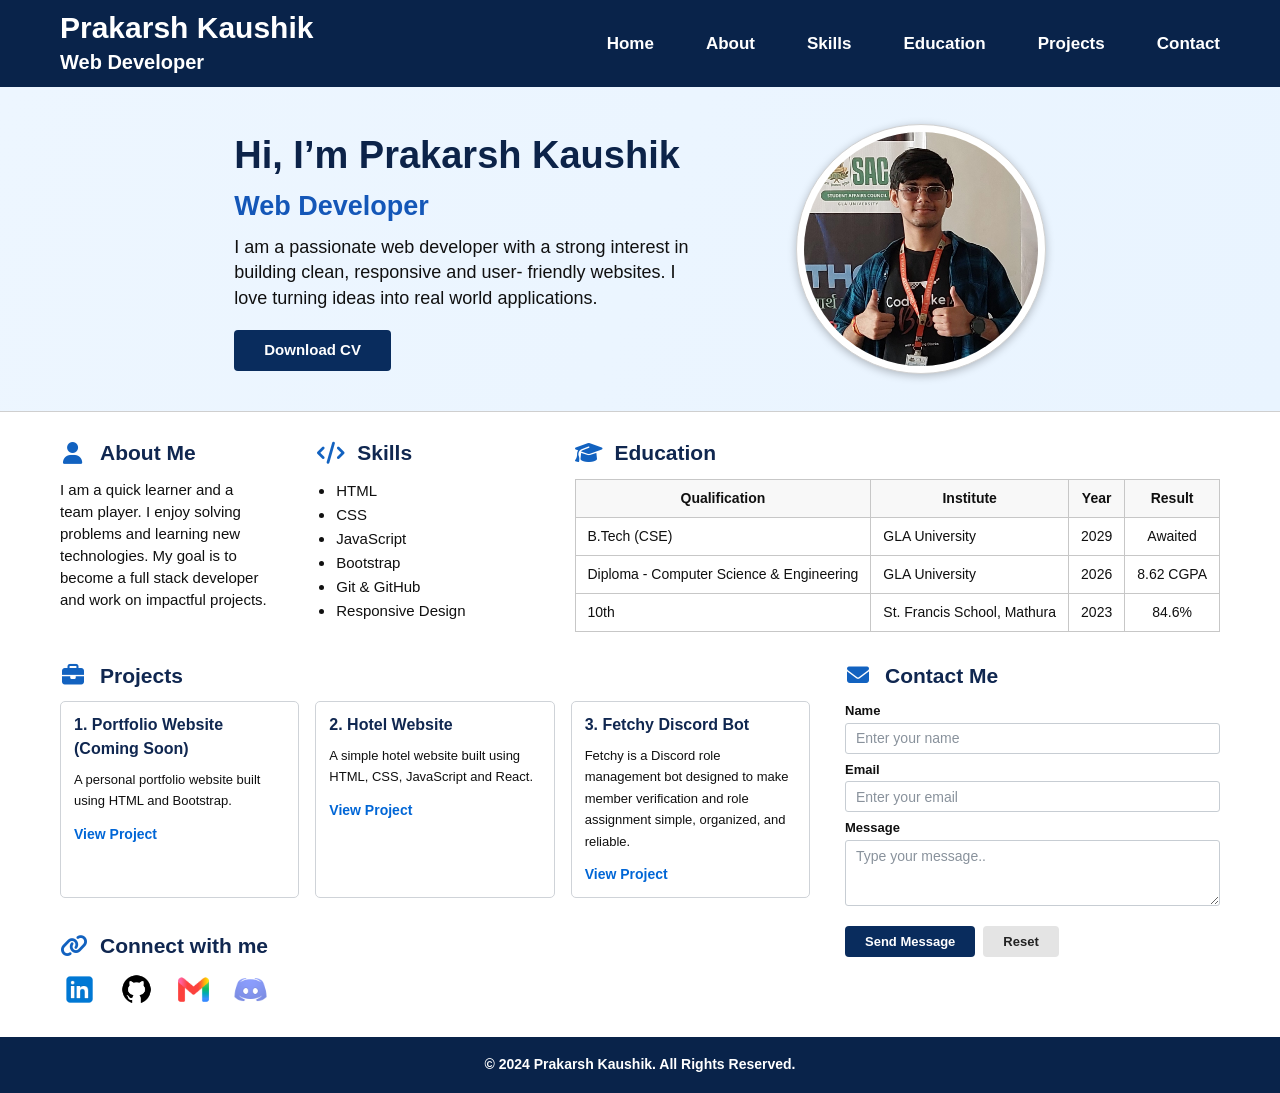
<file: Assignments/Lab Assignments/index.html>
<!DOCTYPE html>
<html lang="en">
<head>
    <meta charset="UTF-8">
    <meta name="viewport" content="width=device-width, initial-scale=1.0">
    <title>Prakarsh Kaushik | Web Developer</title>
    <link rel="stylesheet" href="https://cdnjs.cloudflare.com/ajax/libs/font-awesome/6.5.2/css/all.min.css">
    <link rel="stylesheet" href="style.css">
</head>
<body>

    <!-- ================= HEADER ================= -->
    <header class="header">
        <div class="logo-section">
            <h1>Prakarsh Kaushik</h1>
            <p>Web Developer</p>
        </div>
        <nav class="navbar">
            <a href="#home">Home</a>
            <a href="#about">About</a>
            <a href="#skills">Skills</a>
            <a href="#education">Education</a>
            <a href="#projects">Projects</a>
            <a href="#contact">Contact</a>
        </nav>
    </header>

    <!-- ================= HERO SECTION ================= -->
    <section class="hero" id="home">

        <div class="hero-content">

            <h2>Hi, I’m Prakarsh Kaushik</h2>

            <h3>Web Developer</h3>

            <p>
                I am a passionate web developer with a strong
                interest in building clean, responsive and user-
                friendly websites. I love turning ideas into real
                world applications.
            </p>

            <a href="./Assets/Prakarsh_Kaushik_Resume.pdf" class="cv-button" download>
                Download CV
            </a>

        </div>

        <div class="profile-image">
            <img
                src="./Assets/image_prakarsh.jpg"
                alt="Prakarsh Kaushik"
            >
        </div>

    </section>


    <!-- ================= MAIN CONTENT ================= -->
    <main class="main-content">

        <!-- ================= ABOUT ================= -->
        <section class="info-section" id="about">

            <div class="section-column">

                <h2 class="section-title">
                    <i class="fa-solid fa-user"></i>
                    About Me
                </h2>

                <p>
                    I am a quick learner and a team player. I enjoy
                    solving problems and learning new technologies.
                    My goal is to become a full stack developer and
                    work on impactful projects.
                </p>

            </div>

            <!-- ================= SKILLS ================= -->
            <div class="section-column" id="skills">

                <h2 class="section-title">
                    <i class="fa-solid fa-code"></i>
                    Skills
                </h2>

                <ul class="skills-list">
                    <li>HTML</li>
                    <li>CSS</li>
                    <li>JavaScript</li>
                    <li>Bootstrap</li>
                    <li>Git & GitHub</li>
                    <li>Responsive Design</li>
                </ul>

            </div>


            <!-- ================= EDUCATION ================= -->
            <div class="education-section" id="education">

                <h2 class="section-title">
                    <i class="fa-solid fa-graduation-cap"></i>
                    Education
                </h2>

                <table class="education-table">

                    <thead>
                        <tr>
                            <th>Qualification</th>
                            <th>Institute</th>
                            <th>Year</th>
                            <th>Result</th>
                        </tr>
                    </thead>

                    <tbody>
                        <tr>
                            <td>B.Tech (CSE)</td>
                            <td>GLA University</td>
                            <td>2029</td>
                            <td>Awaited</td>
                        </tr>

                        <tr>
                            <td>Diploma - Computer Science & Engineering</td>
                            <td>GLA University</td>
                            <td>2026</td>
                            <td>8.62 CGPA</td>
                        </tr>

                        <tr>
                            <td>10th</td>
                            <td>St. Francis School, Mathura</td>
                            <td>2023</td>
                            <td>84.6%</td>
                        </tr>
                    </tbody>

                </table>

            </div>

        </section>


        <!-- ================= BOTTOM CONTENT ================= -->
        <section class="bottom-section">

            <!-- ================= PROJECTS ================= -->
            <div class="projects-section" id="projects">

                <h2 class="section-title">
                    <i class="fa-solid fa-briefcase"></i>
                    Projects
                </h2>

                <div class="projects-container">

                    <div class="project-card">

                        <h3>1. Portfolio Website (Coming Soon)</h3>

                        <p>
                            A personal portfolio website built using
                            HTML and Bootstrap. 
                        </p>

                        <a href="#">View Project</a>

                    </div>


                    <div class="project-card">

                        <h3>2. Hotel Website</h3>

                        <p>
                            A simple hotel website built using HTML, CSS, JavaScript and React.
                        </p>

                        <a href="https://hotel-website-steel-iota.vercel.app/" target="_blank">View Project</a>

                    </div>


                    <div class="project-card">

                        <h3>3. Fetchy Discord Bot</h3>

                        <p>
                            Fetchy is a Discord role management bot designed to make member verification and role assignment simple, organized, and reliable.
                        </p>

                        <a href="https://fetchybot.vercel.app/" target="_blank">View Project</a>

                    </div>

                </div>


                <!-- ================= SOCIAL LINKS ================= -->
                <div class="social-section">

                    <h2 class="section-title">
                        <i class="fa-solid fa-link"></i>
                        Connect with me
                    </h2>

                    <div class="social-icons">

                        <a href="https://www.linkedin.com/in/prakarsh-kaushik/" aria-label="LinkedIn">
                            <img src="Assets/linkedln_logo.png" alt="LinkedIn">
                        </a>

                        <a href="https://github.com/PrakarshKaushik11/" aria-label="GitHub">
                            <img src="Assets/github_logo.png" alt="GitHub">
                        </a>

                        <a href="mailto:prakarsh.11.kaushik@gmail.com" aria-label="Email">
                            <img src="Assets/gmail_logo.png" alt="Email">
                        </a>
                        <a href="https://discord.com/users/746984749523796070" aria-label="Discord" target="_blank">
                            <img src="Assets/discord_logo.png" alt="Discord">
                        </a>

                    </div>

                </div>

            </div>


            <!-- ================= CONTACT ================= -->
            <div class="contact-section" id="contact">

                <h2 class="section-title">
                    <i class="fa-solid fa-envelope"></i>
                    Contact Me
                </h2>

                <form>

                    <div class="form-group">
                        <label for="name">Name</label>

                        <input
                            type="text"
                            id="name"
                            name="name"
                            placeholder="Enter your name"
                        >
                    </div>


                    <div class="form-group">
                        <label for="email">Email</label>

                        <input
                            type="email"
                            id="email"
                            name="email"
                            placeholder="Enter your email"
                        >
                    </div>


                    <div class="form-group">
                        <label for="message">Message</label>

                        <textarea
                            id="message"
                            name="message"
                            placeholder="Type your message.."
                        ></textarea>
                    </div>


                    <div class="form-buttons">

                        <button type="submit">
                            Send Message
                        </button>

                        <button type="reset" class="reset-button">
                            Reset
                        </button>

                    </div>

                </form>

            </div>

        </section>

    </main>


    <!-- ================= FOOTER ================= -->
    <footer class="footer">

        <p>
            © 2024 Prakarsh Kaushik. All Rights Reserved.
        </p>

    </footer>

</body>
</html>
</file>
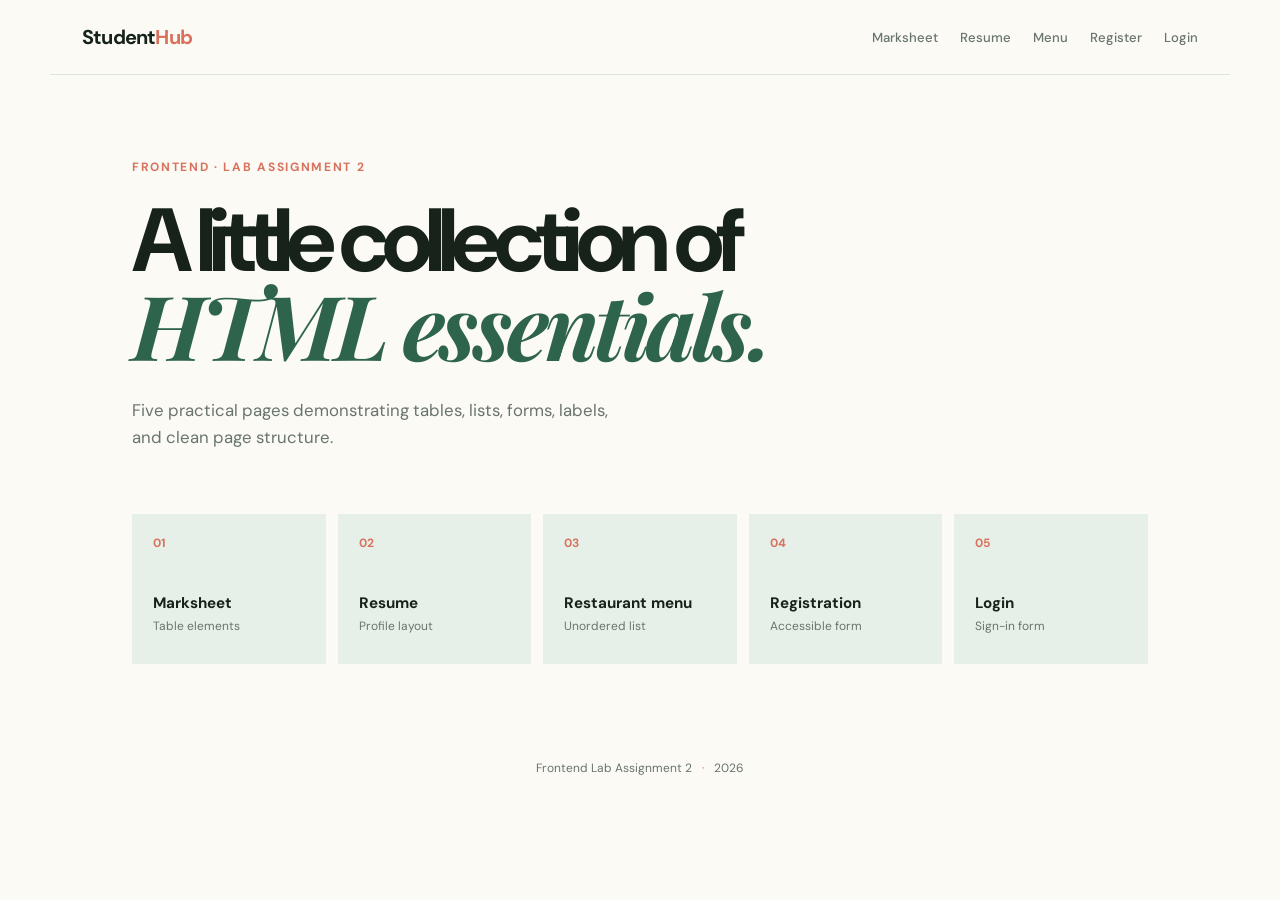
<file: Assignments/Lab Assignments/Assignment 2/index.html>
<!DOCTYPE html>
<html lang="en">

<head>
    <meta charset="UTF-8">
    <meta name="viewport" content="width=device-width, initial-scale=1.0">
    <title>Frontend Lab Assignment 2</title>
    <link rel="stylesheet" href="styles.css">
</head>

<body>
    <header class="site-header">
        <a class="brand" href="index.html">Student<span>Hub</span></a>
        <nav aria-label="Primary navigation">
            <a href="marksheet.html">Marksheet</a>
            <a href="resume.html">Resume</a>
            <a href="menu.html">Menu</a>
            <a href="registration.html">Register</a>
            <a href="login.html">Login</a>
        </nav>
    </header>

    <main class="hero page-shell">
        <p class="eyebrow">Frontend · Lab Assignment 2</p>
        <h1>A little collection of<br><em>HTML essentials.</em></h1>
        <p class="hero-copy">Five practical pages demonstrating tables, lists, forms, labels, and clean page structure.
        </p>
        <div class="assignment-grid">
            <a class="assignment-card" href="marksheet.html"><span>01</span><strong>Marksheet</strong><small>Table
                    elements</small></a>
            <a class="assignment-card" href="resume.html"><span>02</span><strong>Resume</strong><small>Profile
                    layout</small></a>
            <a class="assignment-card" href="menu.html"><span>03</span><strong>Restaurant menu</strong><small>Unordered
                    list</small></a>
            <a class="assignment-card"
                href="registration.html"><span>04</span><strong>Registration</strong><small>Accessible form</small></a>
            <a class="assignment-card" href="login.html"><span>05</span><strong>Login</strong><small>Sign-in
                    form</small></a>
        </div>
    </main>
    <footer class="site-footer">Frontend Lab Assignment 2 <span>·</span> 2026</footer>
</body>

</html>
</file>
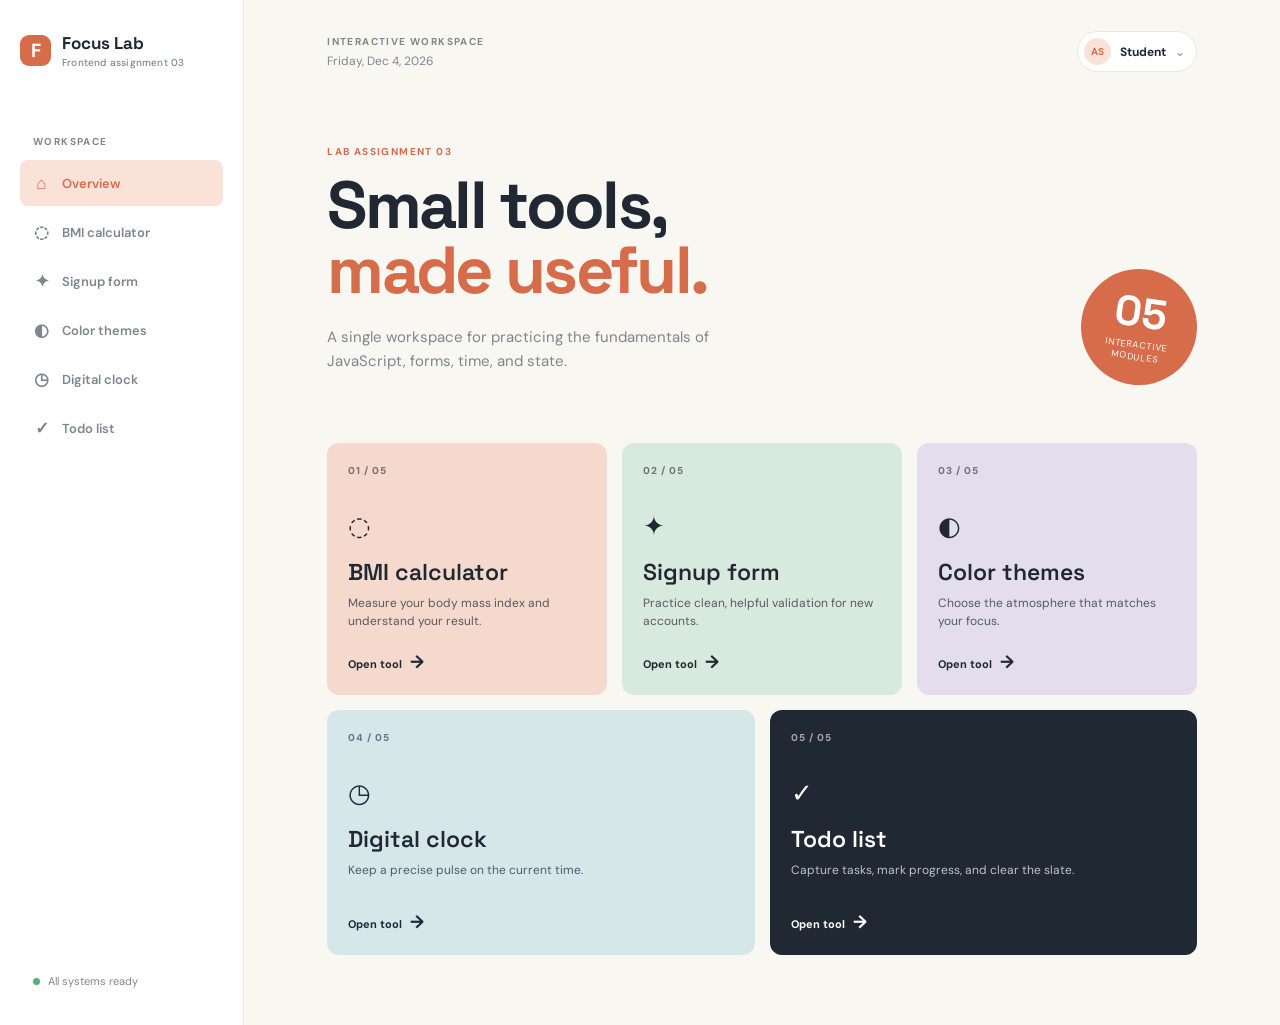
<file: Assignments/Lab Assignments/Assignment 3/index.html>
<!doctype html>
<html lang="en">
<head>
  <meta charset="UTF-8">
  <meta name="viewport" content="width=device-width, initial-scale=1.0">
  <title>Focus Lab | Assignment 3</title>
  <link rel="preconnect" href="https://fonts.googleapis.com">
  <link rel="preconnect" href="https://fonts.gstatic.com" crossorigin>
  <link href="https://fonts.googleapis.com/css2?family=DM+Sans:wght@400;500;600;700&family=Space+Grotesk:wght@500;600;700&display=swap" rel="stylesheet">
  <link rel="stylesheet" href="styles.css">
</head>
<body>
  <div class="app-shell">
    <aside class="sidebar">
      <a class="brand" href="#home" data-view="home"><span class="brand-mark">F</span><span>Focus Lab<small>Frontend assignment 03</small></span></a>
      <nav class="main-nav" aria-label="Main navigation">
        <p class="nav-label">Workspace</p>
        <button class="nav-item active" data-view="home"><span>⌂</span> Overview</button>
        <button class="nav-item" data-view="bmi"><span>◌</span> BMI calculator</button>
        <button class="nav-item" data-view="signup"><span>✦</span> Signup form</button>
        <button class="nav-item" data-view="themes"><span>◐</span> Color themes</button>
        <button class="nav-item" data-view="clock"><span>◷</span> Digital clock</button>
        <button class="nav-item" data-view="todo"><span>✓</span> Todo list</button>
      </nav>
      <div class="sidebar-foot"><span class="status-dot"></span><span>All systems ready</span></div>
    </aside>

    <main class="main-content">
      <header class="topbar">
        <div><p class="eyebrow">Interactive workspace</p><p class="date-label" id="todayLabel"></p></div>
        <button class="profile-button" type="button" aria-label="Profile"><span>AS</span><b>Student</b><i>⌄</i></button>
      </header>

      <section class="view active" id="home" aria-labelledby="home-title">
        <div class="hero-heading"><div><p class="eyebrow accent">Lab assignment 03</p><h1 id="home-title">Small tools,<br><em>made useful.</em></h1><p class="intro">A single workspace for practicing the fundamentals of JavaScript, forms, time, and state.</p></div><div class="hero-stamp"><strong>05</strong><span>interactive<br>modules</span></div></div>
        <div class="overview-grid">
          <button class="feature-card warm" data-view="bmi"><span class="card-number">01 / 05</span><span class="card-icon">◌</span><h2>BMI calculator</h2><p>Measure your body mass index and understand your result.</p><span class="card-link">Open tool <b>→</b></span></button>
          <button class="feature-card mint" data-view="signup"><span class="card-number">02 / 05</span><span class="card-icon">✦</span><h2>Signup form</h2><p>Practice clean, helpful validation for new accounts.</p><span class="card-link">Open tool <b>→</b></span></button>
          <button class="feature-card lilac" data-view="themes"><span class="card-number">03 / 05</span><span class="card-icon">◐</span><h2>Color themes</h2><p>Choose the atmosphere that matches your focus.</p><span class="card-link">Open tool <b>→</b></span></button>
          <button class="feature-card sky" data-view="clock"><span class="card-number">04 / 05</span><span class="card-icon">◷</span><h2>Digital clock</h2><p>Keep a precise pulse on the current time.</p><span class="card-link">Open tool <b>→</b></span></button>
          <button class="feature-card ink" data-view="todo"><span class="card-number">05 / 05</span><span class="card-icon">✓</span><h2>Todo list</h2><p>Capture tasks, mark progress, and clear the slate.</p><span class="card-link">Open tool <b>→</b></span></button>
        </div>
      </section>

      <section class="view tool-view" id="bmi" aria-labelledby="bmi-title"><div class="section-heading"><div><p class="eyebrow accent">01 / body check-in</p><h1 id="bmi-title">BMI calculator</h1><p>Enter your measurements to calculate your body mass index.</p></div><span class="section-badge">JavaScript</span></div><div class="tool-layout"><form class="panel form-panel" id="bmiForm"><label>Height <span>centimetres</span><input id="height" type="number" min="50" max="250" placeholder="e.g. 170" required></label><label>Weight <span>kilograms</span><input id="weight" type="number" min="10" max="300" placeholder="e.g. 65" required></label><button class="primary-button" type="submit">Calculate BMI <b>→</b></button><p class="form-message" id="bmiMessage" role="alert"></p></form><div class="result-panel" id="bmiResult"><p class="eyebrow">Your result</p><strong class="result-number" id="bmiValue">--</strong><span class="result-category" id="bmiCategory">Waiting for your measurements</span><div class="bmi-scale"><span>Underweight</span><span>Normal</span><span>Overweight</span></div><div class="scale-line"><i></i></div><p class="result-note">BMI is a general guide, not a diagnosis. Healthy ranges can vary between people.</p></div></div></section>

      <section class="view tool-view" id="signup" aria-labelledby="signup-title"><div class="section-heading"><div><p class="eyebrow accent">02 / join the workspace</p><h1 id="signup-title">Create your account</h1><p>All fields are required so your profile is ready to go.</p></div><span class="section-badge">Form validation</span></div><div class="signup-layout"><form class="panel signup-form" id="signupForm" novalidate><div class="two-col"><label>First name<input id="firstName" type="text" placeholder="Alex"><small class="field-error"></small></label><label>Last name<input id="lastName" type="text" placeholder="Stone"><small class="field-error"></small></label></div><label>Email address<input id="email" type="email" placeholder="alex@example.com"><small class="field-error"></small></label><label>Password<input id="password" type="password" placeholder="At least 8 characters"><small class="field-error"></small></label><label class="check-row"><input id="terms" type="checkbox"><span>I agree to the terms and privacy policy.</span></label><button class="primary-button" type="submit">Create account <b>→</b></button><p class="success-message" id="signupSuccess"></p></form><aside class="signup-aside"><span class="big-quote">“</span><blockquote>Good interfaces make the next action feel obvious.</blockquote><p>Four simple checks keep this form clear and friendly.</p></aside></div></section>

      <section class="view tool-view" id="themes" aria-labelledby="themes-title"><div class="section-heading"><div><p class="eyebrow accent">03 / set the mood</p><h1 id="themes-title">Choose your atmosphere</h1><p>Switch the palette of the entire workspace with one click.</p></div><span class="section-badge">Theme picker</span></div><div class="theme-layout"><div class="theme-preview panel"><div class="preview-top"><span class="preview-dot"></span><span class="preview-dot"></span><span class="preview-dot"></span></div><div class="preview-body"><p class="eyebrow">Current theme</p><h2 id="themeName">Citrus morning</h2><div class="preview-lines"><i></i><i></i><i></i></div><button type="button" class="preview-button">A focused day</button></div></div><div class="theme-options"><button class="theme-option selected" data-theme="citrus"><span class="swatch citrus-swatch"></span><span><b>Citrus morning</b><small>Warm and energetic</small></span><i>✓</i></button><button class="theme-option" data-theme="ocean"><span class="swatch ocean-swatch"></span><span><b>Coastal blue</b><small>Calm and clear</small></span><i>✓</i></button><button class="theme-option" data-theme="berry"><span class="swatch berry-swatch"></span><span><b>Berry night</b><small>Rich and focused</small></span><i>✓</i></button></div></div></section>

      <section class="view tool-view" id="clock" aria-labelledby="clock-title"><div class="section-heading"><div><p class="eyebrow accent">04 / right now</p><h1 id="clock-title">Digital clock</h1><p>A live display that stays in sync with your local time.</p></div><span class="section-badge">Live JavaScript</span></div><div class="clock-panel panel"><div class="clock-face"><span id="clockTime">00:00:00</span><small id="clockPeriod">AM</small></div><div class="clock-meta"><p id="clockDate">Loading date...</p><span class="status-dot"></span><span>Local time</span></div></div></section>

      <section class="view tool-view" id="todo" aria-labelledby="todo-title"><div class="section-heading"><div><p class="eyebrow accent">05 / clear your mind</p><h1 id="todo-title">Todo list</h1><p>Add the next thing, then give it a satisfying check.</p></div><span class="section-badge" id="taskCount">0 tasks</span></div><div class="todo-layout"><form class="todo-form" id="todoForm"><input id="taskInput" type="text" placeholder="What needs doing?" autocomplete="off"><button class="primary-button" type="submit">Add task <b>+</b></button></form><div class="todo-toolbar"><div class="filters"><button class="filter active" type="button" data-filter="all">All</button><button class="filter" type="button" data-filter="active">Active</button><button class="filter" type="button" data-filter="completed">Completed</button></div><button class="clear-button" id="clearCompleted" type="button">Clear completed</button></div><ul class="task-list" id="taskList"></ul><p class="empty-state" id="emptyState">Your list is clear. Add something small to get started.</p></div></section>
    </main>
  </div>
  <script src="app.js"></script>
</body>
</html>
</file>
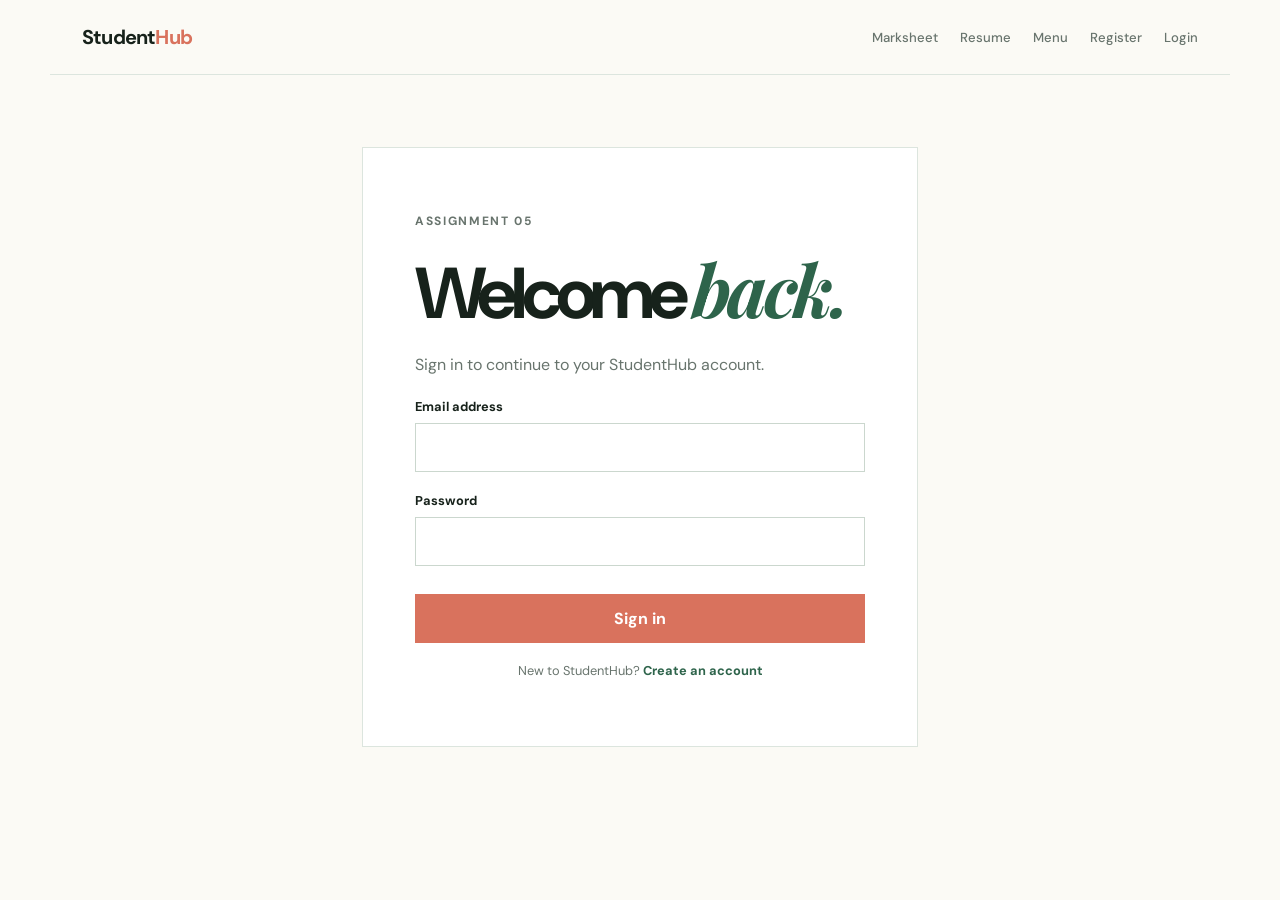
<file: Assignments/Lab Assignments/Assignment 2/login.html>
<!DOCTYPE html>
<html lang="en">

<head>
    <meta charset="UTF-8">
    <meta name="viewport" content="width=device-width, initial-scale=1.0">
    <title>Login | StudentHub</title>
    <link rel="stylesheet" href="styles.css">
</head>

<body>
    <header class="site-header"><a class="brand" href="index.html">Student<span>Hub</span></a>
        <nav aria-label="Primary navigation"><a href="marksheet.html">Marksheet</a><a href="resume.html">Resume</a><a
                href="menu.html">Menu</a><a href="registration.html">Register</a><a href="login.html">Login</a></nav>
    </header>
    <main class="page-shell form-wrap">
        <div class="form-card">
            <p class="eyebrow">Assignment 05</p>
            <h1>Welcome <em>back.</em></h1>
            <p>Sign in to continue to your StudentHub account.</p>
            <form action="#" method="post">
                <div class="field"><label for="login-email">Email address</label><input id="login-email" name="email"
                        type="email" autocomplete="email" required></div>
                <div class="field"><label for="login-password">Password</label><input id="login-password"
                        name="password" type="password" autocomplete="current-password" required></div><button
                    class="button" type="submit">Sign in</button>
            </form>
            <p class="form-note">New to StudentHub? <a href="registration.html">Create an account</a></p>
        </div>
    </main>
</body>

</html>
</file>
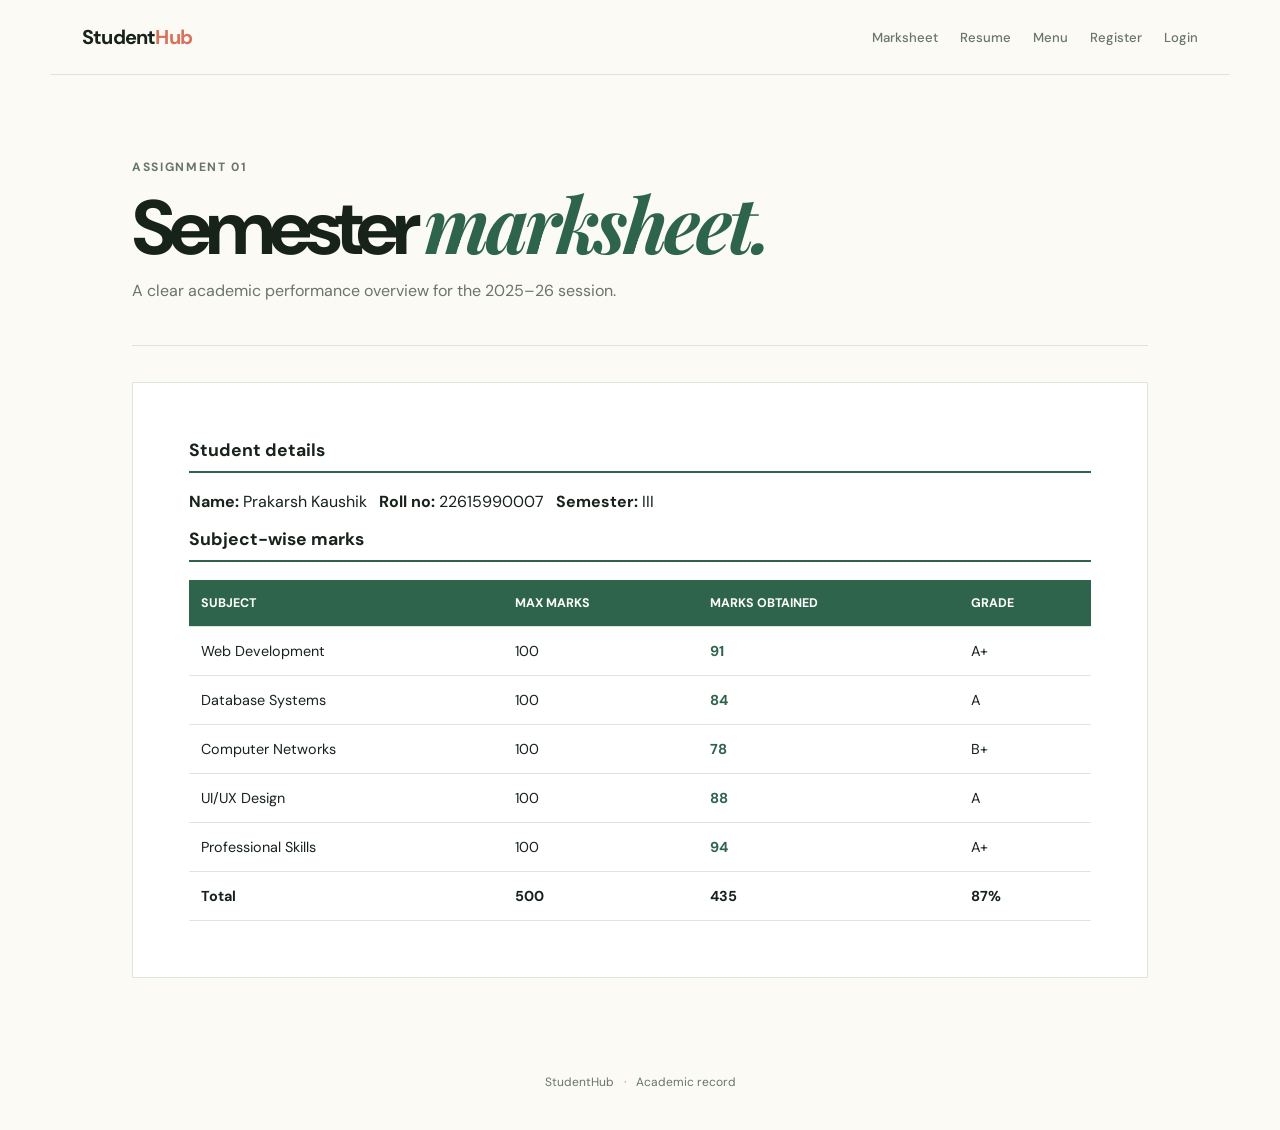
<file: Assignments/Lab Assignments/Assignment 2/marksheet.html>
<!DOCTYPE html>
<html lang="en">

<head>
    <meta charset="UTF-8">
    <meta name="viewport" content="width=device-width, initial-scale=1.0">
    <title>Marksheet | StudentHub</title>
    <link rel="stylesheet" href="styles.css">
</head>

<body>
    <header class="site-header"><a class="brand" href="index.html">Student<span>Hub</span></a>
        <nav aria-label="Primary navigation"><a href="marksheet.html">Marksheet</a><a href="resume.html">Resume</a><a
                href="menu.html">Menu</a><a href="registration.html">Register</a><a href="login.html">Login</a></nav>
    </header>
    <main class="page-shell">
        <div class="content-header">
            <p class="eyebrow">Assignment 01</p>
            <h1>Semester <em>marksheet.</em></h1>
            <p>A clear academic performance overview for the 2025–26 session.</p>
        </div>
        <div class="paper">
            <h2>Student details</h2>
            <p><strong>Name:</strong> Prakarsh Kaushik &nbsp; <strong>Roll no:</strong> 22615990007 &nbsp;
                <strong>Semester:</strong> III</p>
            <section>
                <h2>Subject-wise marks</h2>
                <table>
                    <thead>
                        <tr>
                            <th>Subject</th>
                            <th>Max marks</th>
                            <th>Marks obtained</th>
                            <th>Grade</th>
                        </tr>
                    </thead>
                    <tbody>
                        <tr>
                            <td>Web Development</td>
                            <td>100</td>
                            <td class="score">91</td>
                            <td>A+</td>
                        </tr>
                        <tr>
                            <td>Database Systems</td>
                            <td>100</td>
                            <td class="score">84</td>
                            <td>A</td>
                        </tr>
                        <tr>
                            <td>Computer Networks</td>
                            <td>100</td>
                            <td class="score">78</td>
                            <td>B+</td>
                        </tr>
                        <tr>
                            <td>UI/UX Design</td>
                            <td>100</td>
                            <td class="score">88</td>
                            <td>A</td>
                        </tr>
                        <tr>
                            <td>Professional Skills</td>
                            <td>100</td>
                            <td class="score">94</td>
                            <td>A+</td>
                        </tr>
                    </tbody>
                    <tfoot>
                        <tr>
                            <td>Total</td>
                            <td>500</td>
                            <td>435</td>
                            <td>87%</td>
                        </tr>
                    </tfoot>
                </table>
            </section>
        </div>
    </main>
    <footer class="site-footer">StudentHub <span>·</span> Academic record</footer>
</body>

</html>
</file>
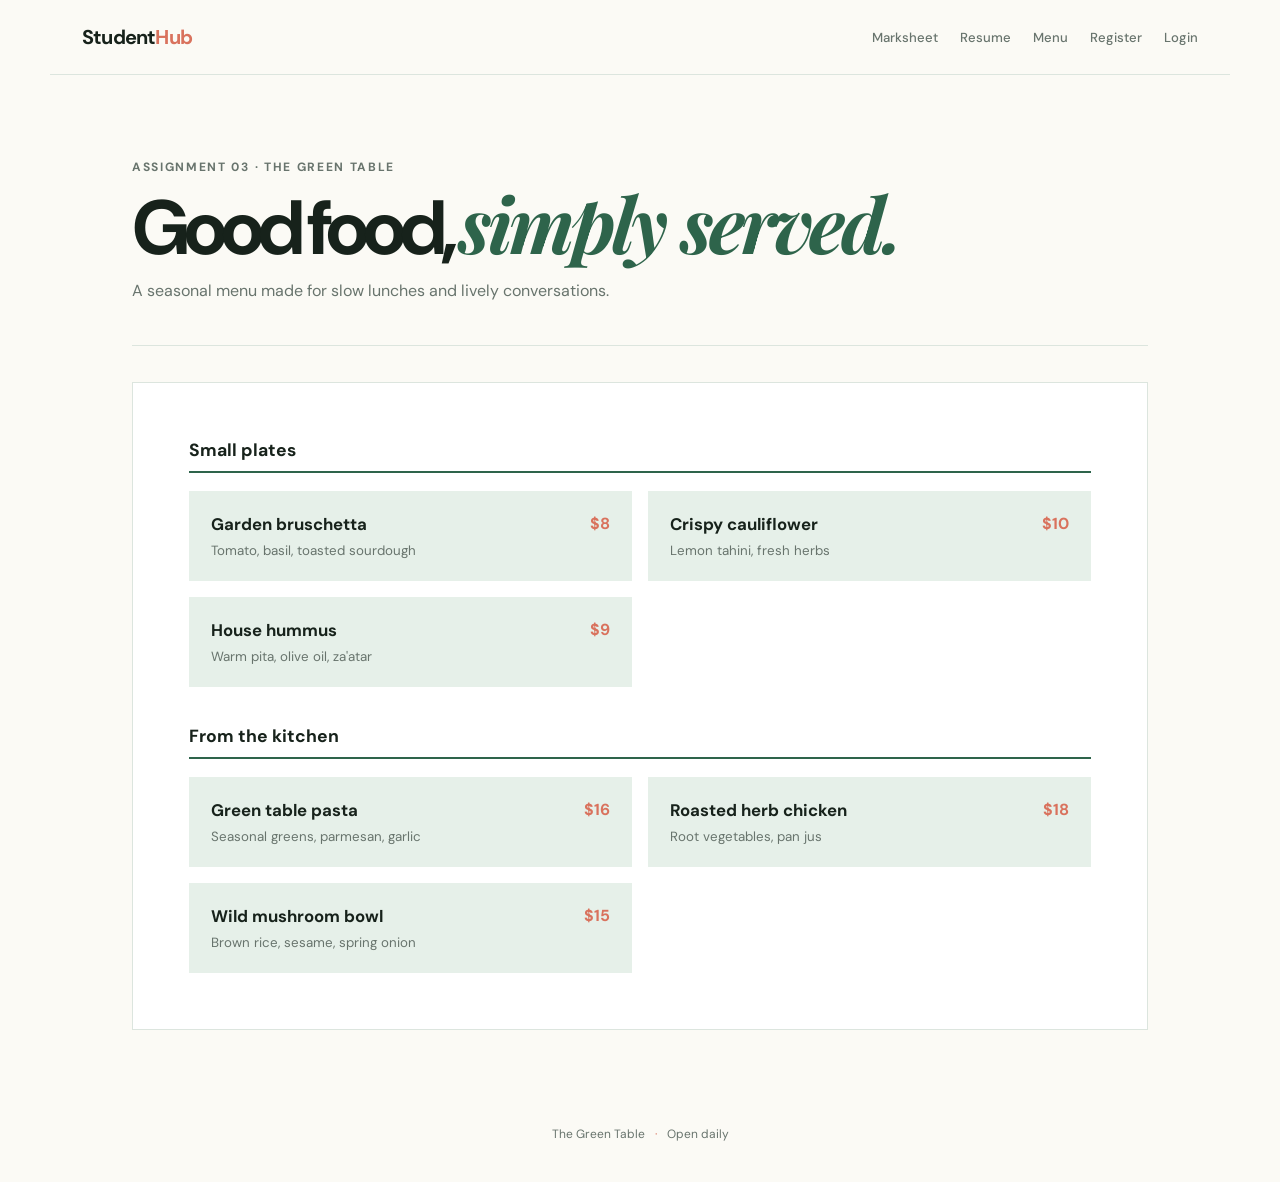
<file: Assignments/Lab Assignments/Assignment 2/menu.html>
<!DOCTYPE html>
<html lang="en">

<head>
    <meta charset="UTF-8">
    <meta name="viewport" content="width=device-width, initial-scale=1.0">
    <title>Restaurant Menu | StudentHub</title>
    <link rel="stylesheet" href="styles.css">
</head>

<body>
    <header class="site-header"><a class="brand" href="index.html">Student<span>Hub</span></a>
        <nav aria-label="Primary navigation"><a href="marksheet.html">Marksheet</a><a href="resume.html">Resume</a><a
                href="menu.html">Menu</a><a href="registration.html">Register</a><a href="login.html">Login</a></nav>
    </header>
    <main class="page-shell">
        <div class="content-header">
            <p class="eyebrow">Assignment 03 · The Green Table</p>
            <h1>Good food, <em>simply served.</em></h1>
            <p>A seasonal menu made for slow lunches and lively conversations.</p>
        </div>
        <div class="paper">
            <section>
                <h2>Small plates</h2>
                <ul class="menu-list">
                    <li><span>$8</span><strong>Garden bruschetta</strong><small>Tomato, basil, toasted sourdough</small>
                    </li>
                    <li><span>$10</span><strong>Crispy cauliflower</strong><small>Lemon tahini, fresh herbs</small></li>
                    <li><span>$9</span><strong>House hummus</strong><small>Warm pita, olive oil, za'atar</small></li>
                </ul>
            </section>
            <section>
                <h2>From the kitchen</h2>
                <ul class="menu-list">
                    <li><span>$16</span><strong>Green table pasta</strong><small>Seasonal greens, parmesan,
                            garlic</small></li>
                    <li><span>$18</span><strong>Roasted herb chicken</strong><small>Root vegetables, pan jus</small>
                    </li>
                    <li><span>$15</span><strong>Wild mushroom bowl</strong><small>Brown rice, sesame, spring
                            onion</small></li>
                </ul>
            </section>
        </div>
    </main>
    <footer class="site-footer">The Green Table <span>·</span> Open daily</footer>
</body>

</html>
</file>
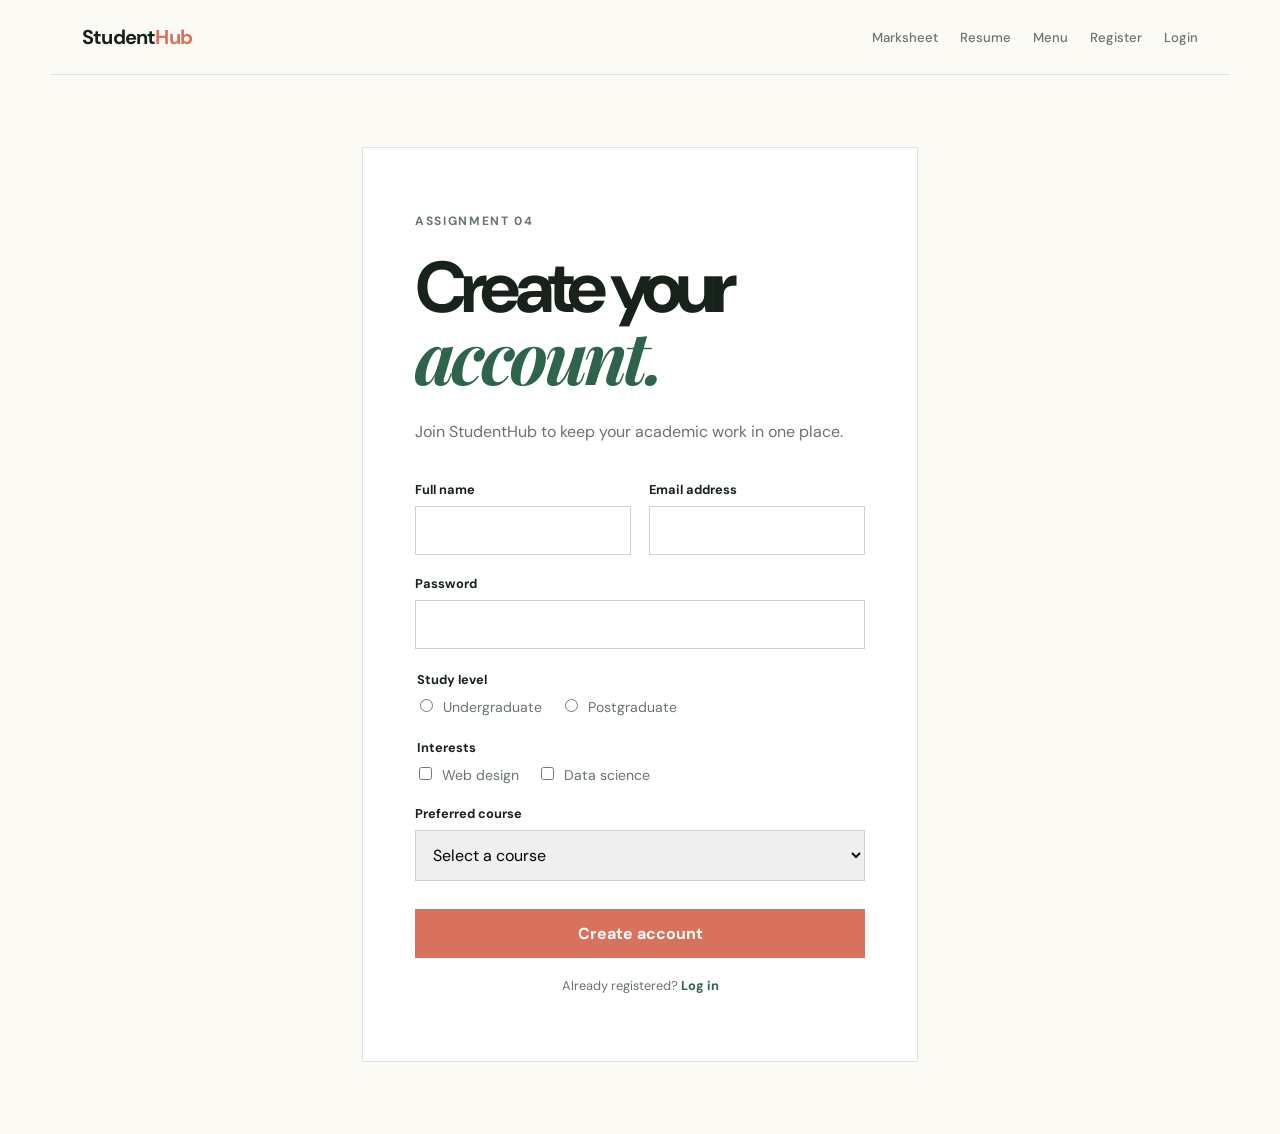
<file: Assignments/Lab Assignments/Assignment 2/registration.html>
<!DOCTYPE html>
<html lang="en">

<head>
    <meta charset="UTF-8">
    <meta name="viewport" content="width=device-width, initial-scale=1.0">
    <title>Registration | StudentHub</title>
    <link rel="stylesheet" href="styles.css">
</head>

<body>
    <header class="site-header"><a class="brand" href="index.html">Student<span>Hub</span></a>
        <nav aria-label="Primary navigation"><a href="marksheet.html">Marksheet</a><a href="resume.html">Resume</a><a
                href="menu.html">Menu</a><a href="registration.html">Register</a><a href="login.html">Login</a></nav>
    </header>
    <main class="page-shell form-wrap">
        <div class="form-card">
            <p class="eyebrow">Assignment 04</p>
            <h1>Create your <em>account.</em></h1>
            <p>Join StudentHub to keep your academic work in one place.</p>
            <form action="#" method="post">
                <div class="form-row">
                    <div class="field"><label for="full-name">Full name</label><input id="full-name" name="full-name"
                            type="text" required></div>
                    <div class="field"><label for="email">Email address</label><input id="email" name="email"
                            type="email" required></div>
                </div>
                <div class="field"><label for="password">Password</label><input id="password" name="password"
                        type="password" minlength="8" required></div>
                <fieldset class="options">
                    <legend>Study level</legend><label><input type="radio" name="level" value="undergraduate" required>
                        Undergraduate</label><label><input type="radio" name="level" value="postgraduate">
                        Postgraduate</label>
                </fieldset>
                <fieldset class="options">
                    <legend>Interests</legend><label><input type="checkbox" name="interest" value="web"> Web
                        design</label><label><input type="checkbox" name="interest" value="data"> Data science</label>
                </fieldset>
                <div class="field"><label for="course">Preferred course</label><select id="course" name="course"
                        required>
                        <option value="">Select a course</option>
                        <option value="frontend">Frontend development</option>
                        <option value="uiux">UI/UX design</option>
                        <option value="database">Database systems</option>
                    </select></div><button class="button" type="submit">Create account</button>
            </form>
            <p class="form-note">Already registered? <a href="login.html">Log in</a></p>
        </div>
    </main>
</body>

</html>
</file>
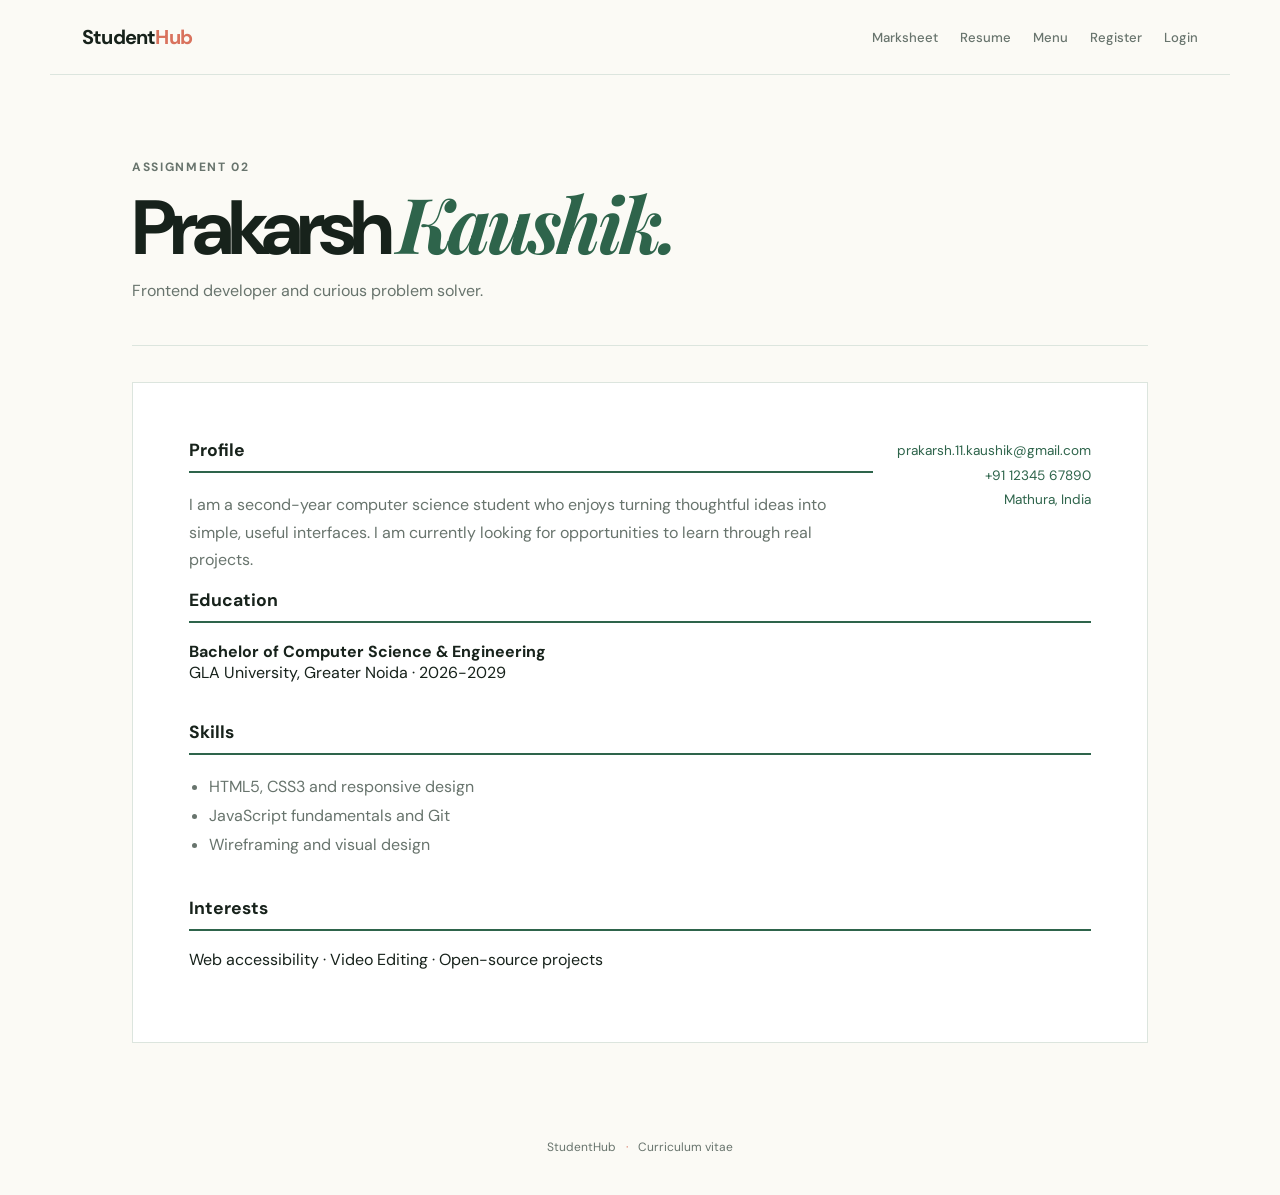
<file: Assignments/Lab Assignments/Assignment 2/resume.html>
<!DOCTYPE html>
<html lang="en">

<head>
    <meta charset="UTF-8">
    <meta name="viewport" content="width=device-width, initial-scale=1.0">
    <title>Resume | StudentHub</title>
    <link rel="stylesheet" href="styles.css">
</head>

<body>
    <header class="site-header"><a class="brand" href="index.html">Student<span>Hub</span></a>
        <nav aria-label="Primary navigation"><a href="marksheet.html">Marksheet</a><a href="resume.html">Resume</a><a
                href="menu.html">Menu</a><a href="registration.html">Register</a><a href="login.html">Login</a></nav>
    </header>
    <main class="page-shell">
        <div class="content-header">
            <p class="eyebrow">Assignment 02</p>
            <h1>Prakarsh <em>Kaushik.</em></h1>
            <p>Frontend developer and curious problem solver.</p>
        </div>
        <div class="paper">
            <div class="resume-top">
                <div>
                    <h2>Profile</h2>
                    <p>I am a second-year computer science student who enjoys turning thoughtful ideas into simple,
                        useful interfaces. I am currently looking for opportunities to learn through real projects.</p>
                </div>
                <div class="contact">prakarsh.11.kaushik@gmail.com<br>+91 12345 67890<br>Mathura, India</div>
            </div>
            <section>
                <h2>Education</h2>
                <p><strong>Bachelor of Computer Science & Engineering</strong><br>GLA University, Greater Noida · 2026-2029</p>
            </section>
            <section>
                <h2>Skills</h2>
                <ul class="resume-list">
                    <li>HTML5, CSS3 and responsive design</li>
                    <li>JavaScript fundamentals and Git</li>
                    <li>Wireframing and visual design</li>
                </ul>
            </section>
            <section>
                <h2>Interests</h2>
                <p>Web accessibility · Video Editing · Open-source projects</p>
            </section>
        </div>
    </main>
    <footer class="site-footer">StudentHub <span>·</span> Curriculum vitae</footer>
</body>

</html>
</file>
<file: Assignments/Lab Assignments/style.css>
/* =====================================================
   GENERAL STYLES
===================================================== */

* {
    margin: 0;
    padding: 0;
    box-sizing: border-box;
}

html {
    scroll-behavior: smooth;
}

body {
    font-family: Arial, Helvetica, sans-serif;
    color: #101010;
    background-color: #ffffff;
    line-height: 1.5;
}


/* =====================================================
   HEADER
===================================================== */

.header {
    height: 87px;
    background-color: #09234a;
    color: white;

    display: flex;
    justify-content: space-between;
    align-items: center;

    padding: 0 60px;
}

.logo-section h1 {
    font-size: 30px;
    line-height: 1.1;
    font-weight: 700;
}

.logo-section p {
    font-size: 20px;
    font-weight: 600;
    margin-top: 3px;
}


/* =====================================================
   NAVIGATION
===================================================== */

.navbar {
    height: 100%;

    display: flex;
    align-items: center;
    gap: 52px;
}

.navbar a {
    position: relative;

    height: 100%;

    display: flex;
    align-items: center;

    color: white;
    text-decoration: none;

    font-size: 17px;
    font-weight: 700;

    transition: color 0.2s ease;
}

.navbar a:hover {
    color: #ffd600;
}

.navbar a.active {
    color: #ffd600;
}

.navbar a.active::after {
    content: "";

    position: absolute;
    left: 0;
    right: 0;
    bottom: 18px;

    height: 4px;

    background-color: #ffd600;
}


/* =====================================================
   HERO SECTION
===================================================== */

.hero {
    min-height: 325px;

    background: linear-gradient(
        110deg,
        #edf6ff 0%,
        #e9f4ff 100%
    );

    border-bottom: 1px solid #cfcfcf;

    display: flex;
    align-items: center;

    padding: 20px 18.3%;
    gap: 80px;
}

.hero-content {
    flex: 1;
}

.hero-content h2 {
    color: #0c2349;

    font-size: 38px;
    font-weight: 700;

    margin-bottom: 2px;
}

.hero-content h3 {
    color: #1457b8;

    font-size: 27px;
    font-weight: 700;

    margin-bottom: 8px;
}

.hero-content p {
    max-width: 470px;

    font-size: 18px;
    line-height: 1.42;

    margin-bottom: 19px;
}

.cv-button {
    display: inline-block;

    padding: 9px 30px;

    background-color: #092c5d;
    color: white;

    border-radius: 4px;

    text-decoration: none;

    font-size: 15px;
    font-weight: 700;

    transition: background-color 0.2s ease;
}

.cv-button:hover {
    background-color: #1457b8;
}


/* =====================================================
   PROFILE IMAGE
===================================================== */

.profile-image {
    width: 250px;
    height: 250px;

    flex-shrink: 0;

    border-radius: 50%;

    background-color: white;

    padding: 7px;

    border: 1px solid #d2d2d2;

    box-shadow: 0 2px 8px rgba(0, 0, 0, 0.25);

    display: flex;
    align-items: center;
    justify-content: center;
}

.profile-image img {
    width: 100%;
    height: 100%;

    object-fit: cover;

    border-radius: 50%;
}


/* =====================================================
   MAIN CONTENT
===================================================== */

.main-content {
    max-width: 1160px;

    margin: 0 auto;

    padding: 25px 0 30px;
}


/* =====================================================
   SECTION TITLE
===================================================== */

.section-title {
    display: flex;
    align-items: center;

    gap: 15px;

    color: #102750;

    font-size: 21px;
    font-weight: 700;

    margin-bottom: 10px;
}

.section-title i {
    color: #1262c0;

    font-size: 22px;

    width: 25px;
    text-align: center;
}


/* =====================================================
   TOP INFORMATION SECTION
===================================================== */

.info-section {
    display: grid;

    grid-template-columns: 1fr 1fr 1.65fr;

    gap: 48px;

    align-items: start;
}

.section-column p {
    font-size: 15px;
    line-height: 1.48;

    max-width: 300px;
}

.skills-list {
    padding-left: 18px;

    font-size: 15px;
    line-height: 1.6;
}

.skills-list li {
    padding-left: 1px;
}


/* =====================================================
   EDUCATION
===================================================== */

.education-table {
    width: 100%;

    border-collapse: collapse;

    font-size: 14px;
}

.education-table th,
.education-table td {
    border: 1px solid #c7c7c7;

    padding: 8px 12px;

    text-align: left;

    white-space: nowrap;
}

.education-table th {
    background-color: #f8f8f8;

    text-align: center;

    font-weight: 700;
}

.education-table td:nth-child(3),
.education-table td:nth-child(4) {
    text-align: center;
}


/* =====================================================
   BOTTOM SECTION
===================================================== */

.bottom-section {
    display: grid;

    grid-template-columns: 2fr 1fr;

    gap: 35px;

    margin-top: 28px;
}


/* =====================================================
   PROJECTS
===================================================== */

.projects-container {
    display: grid;

    grid-template-columns: repeat(3, 1fr);

    gap: 16px;
}

.project-card {
    min-height: 127px;

    border: 1px solid #cfd3d8;

    border-radius: 5px;

    padding: 11px 13px;

    background-color: white;
}

.project-card h3 {
    color: #102750;

    font-size: 16px;

    margin-bottom: 8px;
}

.project-card p {
    font-size: 13px;

    line-height: 1.65;

    margin-bottom: 10px;
}

.project-card a {
    color: #0066d6;

    text-decoration: none;

    font-size: 14px;

    font-weight: 700;
}

.project-card a:hover {
    text-decoration: underline;
}


/* =====================================================
   SOCIAL SECTION
===================================================== */

.social-section {
    margin-top: 32px;
}

.social-icons {
    display: flex;

    align-items: center;

    gap: 22px;

    margin-left: 2px;
}

.social-icons a {
    text-decoration: none;

    display: flex;
    align-items: center;
    justify-content: center;

    transition: transform 0.2s ease;
}

.social-icons img {
    width: 35px;
    height: 35px;
    object-fit: contain;
}

.social-icons a:hover {
    transform: translateY(-3px);
}


/* =====================================================
   CONTACT FORM
===================================================== */

.contact-section {
    padding-left: 0;
}

.form-group {
    margin-bottom: 6px;
}

.form-group label {
    display: block;

    font-size: 13px;
    font-weight: 700;

    margin-bottom: 2px;
}

.form-group input,
.form-group textarea {
    width: 100%;

    border: 1px solid #c7cdd3;

    border-radius: 3px;

    padding: 7px 10px;

    font-family: Arial, Helvetica, sans-serif;

    font-size: 14px;

    outline: none;
}

.form-group input {
    height: 31px;
}

.form-group textarea {
    height: 66px;

    resize: vertical;
}

.form-group input:focus,
.form-group textarea:focus {
    border-color: #1766c1;

    box-shadow: 0 0 3px rgba(23, 102, 193, 0.25);
}

.form-group input::placeholder,
.form-group textarea::placeholder {
    color: #89929c;
}


/* =====================================================
   FORM BUTTONS
===================================================== */

.form-buttons {
    display: flex;

    gap: 8px;

    margin-top: 13px;
}

.form-buttons button {
    border: none;

    border-radius: 4px;

    padding: 8px 20px;

    background-color: #092c5d;

    color: white;

    font-size: 13px;
    font-weight: 700;

    cursor: pointer;
}

.form-buttons button:hover {
    background-color: #1457b8;
}

.form-buttons .reset-button {
    background-color: #e4e4e4;

    color: #222;
}

.form-buttons .reset-button:hover {
    background-color: #d2d2d2;
}


/* =====================================================
   FOOTER
===================================================== */

.footer {
    height: 56px;

    background-color: #09234a;

    color: white;

    display: flex;
    justify-content: center;
    align-items: center;

    font-size: 14px;
    font-weight: 600;
}


/* =============== RESPONSIVE DESIGN =============== */

@media (max-width: 1200px) {

    .header {
        padding: 0 35px;
    }

    .navbar {
        gap: 30px;
    }

    .hero {
        padding: 25px 10%;
    }

    .main-content {
        padding-left: 30px;
        padding-right: 30px;
    }
}


@media (max-width: 900px) {

    .header {
        height: auto;

        padding: 20px;

        flex-direction: column;

        gap: 20px;
    }

    .navbar {
        flex-wrap: wrap;

        justify-content: center;

        gap: 20px;
    }

    .navbar a {
        height: auto;
    }

    .navbar a.active::after {
        bottom: -5px;
    }

    .hero {
        padding: 35px 30px;

        flex-direction: column;

        text-align: center;

        gap: 30px;
    }

    .hero-content p {
        margin-left: auto;
        margin-right: auto;
    }

    .info-section {
        grid-template-columns: 1fr 1fr;
    }

    .education-section {
        grid-column: 1 / -1;
    }

    .bottom-section {
        grid-template-columns: 1fr;
    }

    .contact-section {
        margin-top: 10px;
    }
}


@media (max-width: 650px) {

    .logo-section {
        text-align: center;
    }

    .navbar {
        gap: 15px;
    }

    .navbar a {
        font-size: 14px;
    }

    .hero-content h2 {
        font-size: 30px;
    }

    .hero-content h3 {
        font-size: 22px;
    }

    .hero-content p {
        font-size: 16px;
    }

    .profile-image {
        width: 210px;
        height: 210px;
    }

    .main-content {
        padding-left: 20px;
        padding-right: 20px;
    }

    .info-section {
        grid-template-columns: 1fr;
        gap: 25px;
    }

    .education-section {
        grid-column: auto;

        overflow-x: auto;
    }

    .education-table {
        min-width: 600px;
    }

    .projects-container {
        grid-template-columns: 1fr;
    }

    .footer {
        text-align: center;

        padding: 15px;

        height: auto;
    }
}
</file>
<file: Assignments/Lab Assignments/Assignment 2/styles.css>
@import url('https://fonts.googleapis.com/css2?family=DM+Sans:wght@400;500;700&family=Playfair+Display:ital,wght@0,700;1,700&display=swap');

:root {
    --ink: #17221b;
    --muted: #68746d;
    --green: #2e644b;
    --mint: #e6f0e9;
    --cream: #fbfaf5;
    --line: #dce5de;
    --coral: #d9725d;
}

* {
    box-sizing: border-box;
}

body {
    margin: 0;
    color: var(--ink);
    background: var(--cream);
    font-family: 'DM Sans', sans-serif;
}

a {
    color: inherit;
    text-decoration: none;
}

.site-header {
    align-items: center;
    border-bottom: 1px solid var(--line);
    display: flex;
    justify-content: space-between;
    margin: 0 auto;
    max-width: 1180px;
    padding: 24px 32px;
}

.brand {
    font-size: 1.25rem;
    font-weight: 700;
    letter-spacing: -.04em;
}

.brand span {
    color: var(--coral);
}

nav {
    display: flex;
    flex-wrap: wrap;
    gap: 22px;
}

nav a {
    color: var(--muted);
    font-size: .82rem;
    font-weight: 500;
}

nav a:hover {
    color: var(--coral);
}

.page-shell {
    margin: 0 auto;
    max-width: 1080px;
    padding: 72px 32px;
}

.eyebrow {
    color: var(--coral);
    font-size: .75rem;
    font-weight: 700;
    letter-spacing: .14em;
    text-transform: uppercase;
}

h1 {
    font-size: clamp(3rem, 7vw, 6.8rem);
    letter-spacing: -.08em;
    line-height: .93;
    margin: 24px 0;
    max-width: 800px;
}

h1 em,
h2 em {
    color: var(--green);
    font-family: 'Playfair Display', serif;
    letter-spacing: -.05em;
}

.hero-copy {
    color: var(--muted);
    font-size: 1.05rem;
    max-width: 480px;
    line-height: 1.6;
}

.assignment-grid {
    display: grid;
    gap: 12px;
    grid-template-columns: repeat(5, 1fr);
    margin-top: 64px;
}

.assignment-card {
    background: var(--mint);
    border: 1px solid transparent;
    min-height: 150px;
    padding: 20px;
    transition: border-color .2s, transform .2s;
}

.assignment-card:hover {
    border-color: var(--coral);
    transform: translateY(-4px);
}

.assignment-card span {
    color: var(--coral);
    display: block;
    font-size: .75rem;
    font-weight: 700;
    margin-bottom: 42px;
}

.assignment-card strong,
.assignment-card small {
    display: block;
}

.assignment-card strong {
    font-size: .95rem;
}

.assignment-card small {
    color: var(--muted);
    font-size: .75rem;
    margin-top: 5px;
}

.site-footer {
    color: var(--muted);
    font-size: .75rem;
    padding: 24px 32px 40px;
    text-align: center;
}

.site-footer span {
    color: var(--coral);
    padding: 0 7px;
}

.content-header {
    border-bottom: 1px solid var(--line);
    margin-bottom: 36px;
    padding-bottom: 28px;
}

.content-header h1 {
    font-size: clamp(2.5rem, 6vw, 5rem);
    margin: 12px 0;
}

.content-header p {
    color: var(--muted);
}

.paper {
    background: white;
    border: 1px solid var(--line);
    padding: clamp(22px, 5vw, 56px);
}

.paper h2 {
    border-bottom: 2px solid var(--green);
    font-size: 1.1rem;
    margin: 0 0 18px;
    padding-bottom: 10px;
}

.paper section+section {
    margin-top: 38px;
}

table {
    border-collapse: collapse;
    width: 100%;
}

th,
td {
    border-bottom: 1px solid var(--line);
    padding: 15px 12px;
    text-align: left;
}

th {
    background: var(--green);
    color: white;
    font-size: .78rem;
    text-transform: uppercase;
}

td {
    font-size: .9rem;
}

tfoot td {
    font-weight: 700;
}

.score {
    color: var(--green);
    font-weight: 700;
}

.resume-top {
    display: flex;
    gap: 24px;
    justify-content: space-between;
}

.resume-top p {
    color: var(--muted);
    line-height: 1.7;
}

.contact {
    color: var(--green);
    font-size: .85rem;
    line-height: 1.8;
    text-align: right;
}

.resume-list {
    color: var(--muted);
    line-height: 1.8;
    padding-left: 20px;
}

.menu-list {
    display: grid;
    gap: 16px;
    grid-template-columns: repeat(2, 1fr);
    list-style: none;
    margin: 0;
    padding: 0;
}

.menu-list li {
    background: var(--mint);
    padding: 22px;
}

.menu-list strong {
    display: block;
    font-size: 1.05rem;
}

.menu-list span {
    color: var(--coral);
    float: right;
    font-weight: 700;
}

.menu-list small {
    color: var(--muted);
    display: block;
    margin-top: 7px;
}

.form-wrap {
    margin: 0 auto;
    max-width: 620px;
}

.form-card {
    background: white;
    border: 1px solid var(--line);
    padding: clamp(24px, 6vw, 52px);
}

.form-card h1 {
    font-size: clamp(2.5rem, 6vw, 4.5rem);
}

.form-card>p {
    color: var(--muted);
    line-height: 1.6;
}

.form-row {
    display: grid;
    gap: 18px;
    grid-template-columns: 1fr 1fr;
}

.field {
    margin-top: 20px;
}

.field label,
legend {
    display: block;
    font-size: .8rem;
    font-weight: 700;
    margin-bottom: 8px;
}

.field input,
.field select {
    border: 1px solid #cbd7ce;
    border-radius: 0;
    font: inherit;
    padding: 13px;
    width: 100%;
}

.field input:focus,
.field select:focus {
    border-color: var(--green);
    outline: 2px solid var(--mint);
}

.options {
    border: 0;
    margin: 22px 0 0;
    padding: 0;
}

.options label {
    color: var(--muted);
    font-size: .88rem;
    margin-right: 18px;
}

.options input {
    accent-color: var(--green);
    margin-right: 6px;
}

.button {
    background: var(--coral);
    border: 0;
    color: white;
    cursor: pointer;
    font: inherit;
    font-weight: 700;
    margin-top: 28px;
    padding: 14px 24px;
    width: 100%;
}

.button:hover {
    background: var(--green);
}

.form-note {
    color: var(--muted);
    font-size: .8rem;
    margin-top: 18px;
    text-align: center;
}

.form-note a {
    color: var(--green);
    font-weight: 700;
}

@media (max-width: 720px) {
    .site-header {
        align-items: flex-start;
        flex-direction: column;
        gap: 18px;
        padding: 20px;
    }

    nav {
        gap: 12px 16px;
    }

    .page-shell {
        padding: 48px 20px;
    }

    .assignment-grid,
    .menu-list {
        grid-template-columns: 1fr 1fr;
    }

    .assignment-card {
        min-height: 130px;
    }

    .assignment-card span {
        margin-bottom: 26px;
    }

    .resume-top {
        flex-direction: column;
    }

    .contact {
        text-align: left;
    }

    .form-row {
        grid-template-columns: 1fr;
    }
}

@media (max-width: 430px) {

    .assignment-grid,
    .menu-list {
        grid-template-columns: 1fr;
    }

    h1 {
        font-size: 3.4rem;
    }

    th,
    td {
        padding: 11px 7px;
    }
}
</file>
<file: Assignments/Lab Assignments/Assignment 3/styles.css>
*{box-sizing:border-box} :root{--ink:#1f2833;--muted:#7d8790;--paper:#f8f7f2;--surface:#fff;--line:#e8e8e1;--accent:#d76c4b;--accent-soft:#fae2d8;--shadow:0 20px 55px rgba(31,40,51,.08)}[data-theme="ocean"]{--accent:#287f8d;--accent-soft:#d9eff0;--paper:#f3f8f8}[data-theme="berry"]{--accent:#a24f78;--accent-soft:#f2dce8;--paper:#f8f5f7}body{margin:0;background:var(--paper);color:var(--ink);font-family:"DM Sans",sans-serif;transition:background .3s ease}button,input{font:inherit}button{cursor:pointer}.app-shell{display:flex;min-height:100vh}.sidebar{width:244px;padding:32px 20px 24px;background:#fff;border-right:1px solid var(--line);display:flex;flex-direction:column}.brand{display:flex;align-items:center;gap:11px;color:var(--ink);font-family:"Space Grotesk";font-weight:700;text-decoration:none;font-size:17px}.brand small{display:block;font:500 10px "DM Sans";color:var(--muted);letter-spacing:.02em;margin-top:2px}.brand-mark{display:grid;place-items:center;width:31px;height:31px;background:var(--accent);color:#fff;border-radius:9px;font-size:19px}.main-nav{margin-top:66px}.nav-label,.eyebrow{font-size:10px;text-transform:uppercase;letter-spacing:.14em;font-weight:700;color:var(--muted)}.nav-label{padding-left:13px;margin-bottom:12px}.nav-item{display:flex;align-items:center;gap:12px;width:100%;border:0;border-radius:8px;padding:12px 13px;background:transparent;color:var(--muted);text-align:left;font-weight:600;font-size:13px;margin:3px 0}.nav-item span{width:17px;text-align:center;font-size:17px}.nav-item:hover,.nav-item.active{background:var(--accent-soft);color:var(--accent)}.sidebar-foot{margin-top:auto;display:flex;align-items:center;gap:8px;color:var(--muted);font-size:11px;padding:13px}.status-dot{width:7px;height:7px;border-radius:50%;background:#54af7a;display:inline-block}.main-content{width:calc(100% - 244px);max-width:1280px;margin:auto;padding:31px 6.5% 70px}.topbar{display:flex;justify-content:space-between;align-items:center;margin-bottom:73px}.topbar .eyebrow{margin:0 0 5px}.date-label{margin:0;font-size:12px;color:var(--muted)}.profile-button{border:1px solid var(--line);background:var(--surface);border-radius:25px;display:flex;align-items:center;gap:9px;padding:6px 11px 6px 6px;color:var(--ink);font-size:12px}.profile-button span{background:var(--accent-soft);color:var(--accent);border-radius:50%;display:grid;place-items:center;width:27px;height:27px;font-size:10px;font-weight:700}.profile-button i{font-style:normal;color:var(--muted)}.view{display:none}.view.active{display:block}.hero-heading{display:flex;justify-content:space-between;align-items:flex-end;margin-bottom:55px}.accent{color:var(--accent)}h1,h2,p{margin-top:0}.hero-heading h1{font:700 clamp(42px,5.2vw,72px)/.97 "Space Grotesk";letter-spacing:-.04em;margin:15px 0 23px}.hero-heading h1 em{color:var(--accent);font-style:normal}.intro{color:var(--muted);font-size:15px;line-height:1.6;max-width:400px}.hero-stamp{width:116px;height:116px;border-radius:50%;background:var(--accent);color:white;display:flex;flex-direction:column;justify-content:center;align-items:center;transform:rotate(8deg);margin-bottom:3px}.hero-stamp strong{font:700 42px "Space Grotesk";line-height:1}.hero-stamp span{text-transform:uppercase;font-size:9px;letter-spacing:.1em;text-align:center;margin-top:5px}.overview-grid{display:grid;grid-template-columns:repeat(6,1fr);gap:15px}.feature-card{border:0;border-radius:12px;min-height:245px;padding:21px;text-align:left;display:flex;flex-direction:column;transition:transform .25s,box-shadow .25s;color:var(--ink)}.feature-card:hover{transform:translateY(-5px);box-shadow:var(--shadow)}.feature-card.warm{background:#f5d9cc}.feature-card.mint{background:#d8e9de}.feature-card.lilac{background:#e3dded}.feature-card.sky{background:#d6e7e9}.feature-card.ink{background:var(--ink);color:#fff}.feature-card:nth-child(1){grid-column:span 2}.feature-card:nth-child(2){grid-column:span 2}.feature-card:nth-child(3){grid-column:span 2}.feature-card:nth-child(4){grid-column:span 3}.feature-card:nth-child(5){grid-column:span 3}.card-number{font-size:10px;font-weight:700;opacity:.6;letter-spacing:.1em}.card-icon{font-size:26px;margin-top:32px}.feature-card h2{font:600 23px "Space Grotesk";margin:14px 0 7px}.feature-card p{font-size:12px;line-height:1.5;opacity:.72;margin-bottom:20px}.card-link{font-size:11px;font-weight:700;margin-top:auto}.card-link b{font-size:18px;margin-left:5px}.section-heading{display:flex;justify-content:space-between;align-items:flex-end;margin-bottom:38px}.section-heading h1{font:600 45px "Space Grotesk";letter-spacing:-.04em;margin:13px 0 10px}.section-heading p:not(.eyebrow){color:var(--muted);font-size:14px}.section-badge{border:1px solid var(--line);padding:8px 12px;border-radius:20px;font-size:10px;color:var(--accent);background:var(--surface)}.tool-layout,.signup-layout,.theme-layout{display:grid;grid-template-columns:1fr 1fr;gap:18px}.panel{background:var(--surface);border:1px solid var(--line);border-radius:12px;box-shadow:var(--shadow)}.form-panel{padding:34px}.form-panel label,.signup-form label{display:block;color:var(--ink);font-weight:700;font-size:12px;margin-bottom:22px}.form-panel label span{float:right;font-size:10px;color:var(--muted);font-weight:400}.form-panel input,.signup-form input{width:100%;border:0;border-bottom:1px solid #d7d8d2;padding:11px 0;outline:0;background:transparent;color:var(--ink);font-size:15px}.form-panel input:focus,.signup-form input:focus{border-color:var(--accent)}.primary-button{border:0;border-radius:7px;background:var(--accent);color:white;padding:13px 17px;font-weight:700;font-size:12px}.primary-button b{font-size:17px;margin-left:7px}.form-message{font-size:11px;color:#b04c44;min-height:16px;margin:13px 0 0}.result-panel{background:var(--ink);color:#fff;border-radius:12px;padding:34px;display:flex;flex-direction:column}.result-panel .eyebrow{color:#aeb8bf}.result-number{font:600 86px "Space Grotesk";letter-spacing:-.07em;margin:22px 0 1px}.result-category{color:#e8c37d;font-size:13px;font-weight:700}.bmi-scale{display:flex;justify-content:space-between;color:#aeb8bf;font-size:10px;margin-top:auto}.scale-line{height:6px;border-radius:10px;margin:8px 0 20px;background:linear-gradient(90deg,#91b9cf 0 33%,#8ebd99 33% 66%,#dc9a77 66%)}.scale-line i{display:block;width:11px;height:11px;background:#fff;border:3px solid var(--accent);border-radius:50%;position:relative;top:-3px;left:50%;transition:left .3s}.result-note{font-size:11px;line-height:1.5;color:#9aa6ae;margin:0}.signup-form{padding:33px}.two-col{display:grid;grid-template-columns:1fr 1fr;gap:18px}.signup-form label{margin-bottom:18px}.field-error{display:block;color:#bd5048;font-size:10px;height:13px;margin-top:5px;font-weight:400}.signup-form input.invalid{border-color:#bd5048}.check-row{display:flex!important;gap:9px;align-items:flex-start;margin:10px 0 23px!important;font-weight:400!important;color:var(--muted)!important;line-height:1.4}.check-row input{width:15px!important;height:15px;accent-color:var(--accent);margin:0}.success-message{color:#39825b;font-size:12px;margin:13px 0 0;min-height:16px}.signup-aside{background:var(--accent-soft);border-radius:12px;padding:35px}.big-quote{font:700 64px Georgia;color:var(--accent);line-height:.5}.signup-aside blockquote{font:600 26px/1.2 "Space Grotesk";letter-spacing:-.03em;margin:26px 0 28px;max-width:360px}.signup-aside p{color:var(--muted);font-size:12px}.theme-preview{min-height:310px;padding:0;overflow:hidden;background:var(--ink);color:#fff}.preview-top{height:34px;padding:12px 15px;background:#303a44;display:flex;gap:5px}.preview-dot{height:7px;width:7px;border-radius:50%;background:#77838d}.preview-body{padding:42px}.preview-body .eyebrow{color:#aeb8bf}.preview-body h2{font:600 31px "Space Grotesk";margin:15px 0 30px}.preview-lines i{display:block;width:65%;height:7px;background:#56616b;margin:8px 0;border-radius:4px}.preview-lines i:nth-child(2){width:42%}.preview-button{border:0;border-radius:5px;background:var(--accent);color:white;padding:10px 14px;margin-top:25px;font-size:10px}.theme-options{display:flex;flex-direction:column;gap:12px}.theme-option{display:flex;align-items:center;gap:14px;padding:18px;border:1px solid var(--line);background:var(--surface);border-radius:10px;text-align:left;color:var(--ink)}.theme-option.selected{border:2px solid var(--accent);padding:17px}.theme-option>span:nth-child(2){display:flex;flex-direction:column;gap:3px}.theme-option b{font-size:13px}.theme-option small{font-size:11px;color:var(--muted)}.theme-option i{margin-left:auto;color:var(--accent);font-style:normal;opacity:0}.theme-option.selected i{opacity:1}.swatch{width:38px;height:38px;border-radius:8px}.citrus-swatch{background:#d76c4b}.ocean-swatch{background:#287f8d}.berry-swatch{background:#a24f78}.clock-panel{background:var(--ink);color:white;padding:54px 8%;text-align:center}.clock-face{display:flex;justify-content:center;align-items:baseline;gap:14px}.clock-face span{font:600 clamp(60px,10vw,128px) "Space Grotesk";letter-spacing:-.07em}.clock-face small{font-size:16px;color:#e8c37d;font-weight:700}.clock-meta{display:flex;justify-content:center;align-items:center;gap:9px;color:#aeb8bf;font-size:12px;margin-top:22px}.clock-meta p{margin:0}.todo-layout{max-width:760px}.todo-form{display:flex;gap:10px}.todo-form input{flex:1;border:1px solid var(--line);border-radius:7px;background:var(--surface);padding:14px 16px;outline:0}.todo-form input:focus{border-color:var(--accent)}.todo-toolbar{display:flex;justify-content:space-between;align-items:center;border-bottom:1px solid var(--line);padding:28px 0 13px}.filters{display:flex;gap:4px}.filter,.clear-button{border:0;background:transparent;color:var(--muted);font-size:11px;padding:7px 10px;border-radius:5px}.filter.active{background:var(--accent-soft);color:var(--accent);font-weight:700}.clear-button{color:var(--accent)}.task-list{list-style:none;padding:0;margin:9px 0}.task-item{display:flex;align-items:center;gap:12px;padding:16px 5px;border-bottom:1px solid var(--line);font-size:13px}.task-item input{width:17px;height:17px;accent-color:var(--accent)}.task-item.completed span{text-decoration:line-through;color:var(--muted)}.delete-task{margin-left:auto;border:0;background:transparent;color:var(--muted);font-size:18px}.empty-state{text-align:center;color:var(--muted);font-size:12px;padding:35px}.empty-state.hidden{display:none}@media(max-width:800px){.sidebar{width:70px;padding:22px 9px}.brand{justify-content:center}.brand>span:last-child,.nav-label,.nav-item:not(.active)::after,.nav-item{font-size:0}.nav-item{justify-content:center;padding:13px}.nav-item span{font-size:18px}.sidebar-foot{padding:10px 13px}.sidebar-foot span:last-child{display:none}.main-content{width:calc(100% - 70px);padding:25px 5% 50px}.topbar{margin-bottom:48px}.hero-heading{align-items:flex-start}.hero-stamp{width:82px;height:82px}.hero-stamp strong{font-size:29px}.hero-heading h1{font-size:48px}.overview-grid{display:grid;grid-template-columns:1fr 1fr}.feature-card:nth-child(n){grid-column:span 1}.feature-card:last-child{grid-column:span 2}.tool-layout,.signup-layout,.theme-layout{grid-template-columns:1fr}.section-heading h1{font-size:36px}.clock-face{gap:7px}.clock-face span{font-size:60px}}@media(max-width:520px){.hero-heading{gap:15px}.hero-stamp{flex-shrink:0}.hero-heading h1{font-size:39px}.overview-grid{display:block}.feature-card{margin-bottom:12px}.feature-card:nth-child(n){min-height:190px}.feature-card .card-icon{margin-top:20px}.two-col{grid-template-columns:1fr;gap:0}.section-heading{display:block}.section-badge{display:inline-block;margin-top:13px}.clock-face span{font-size:43px}.clock-face small{font-size:11px}.todo-form{display:block}.todo-form .primary-button{margin-top:9px;width:100%}}
</file>
